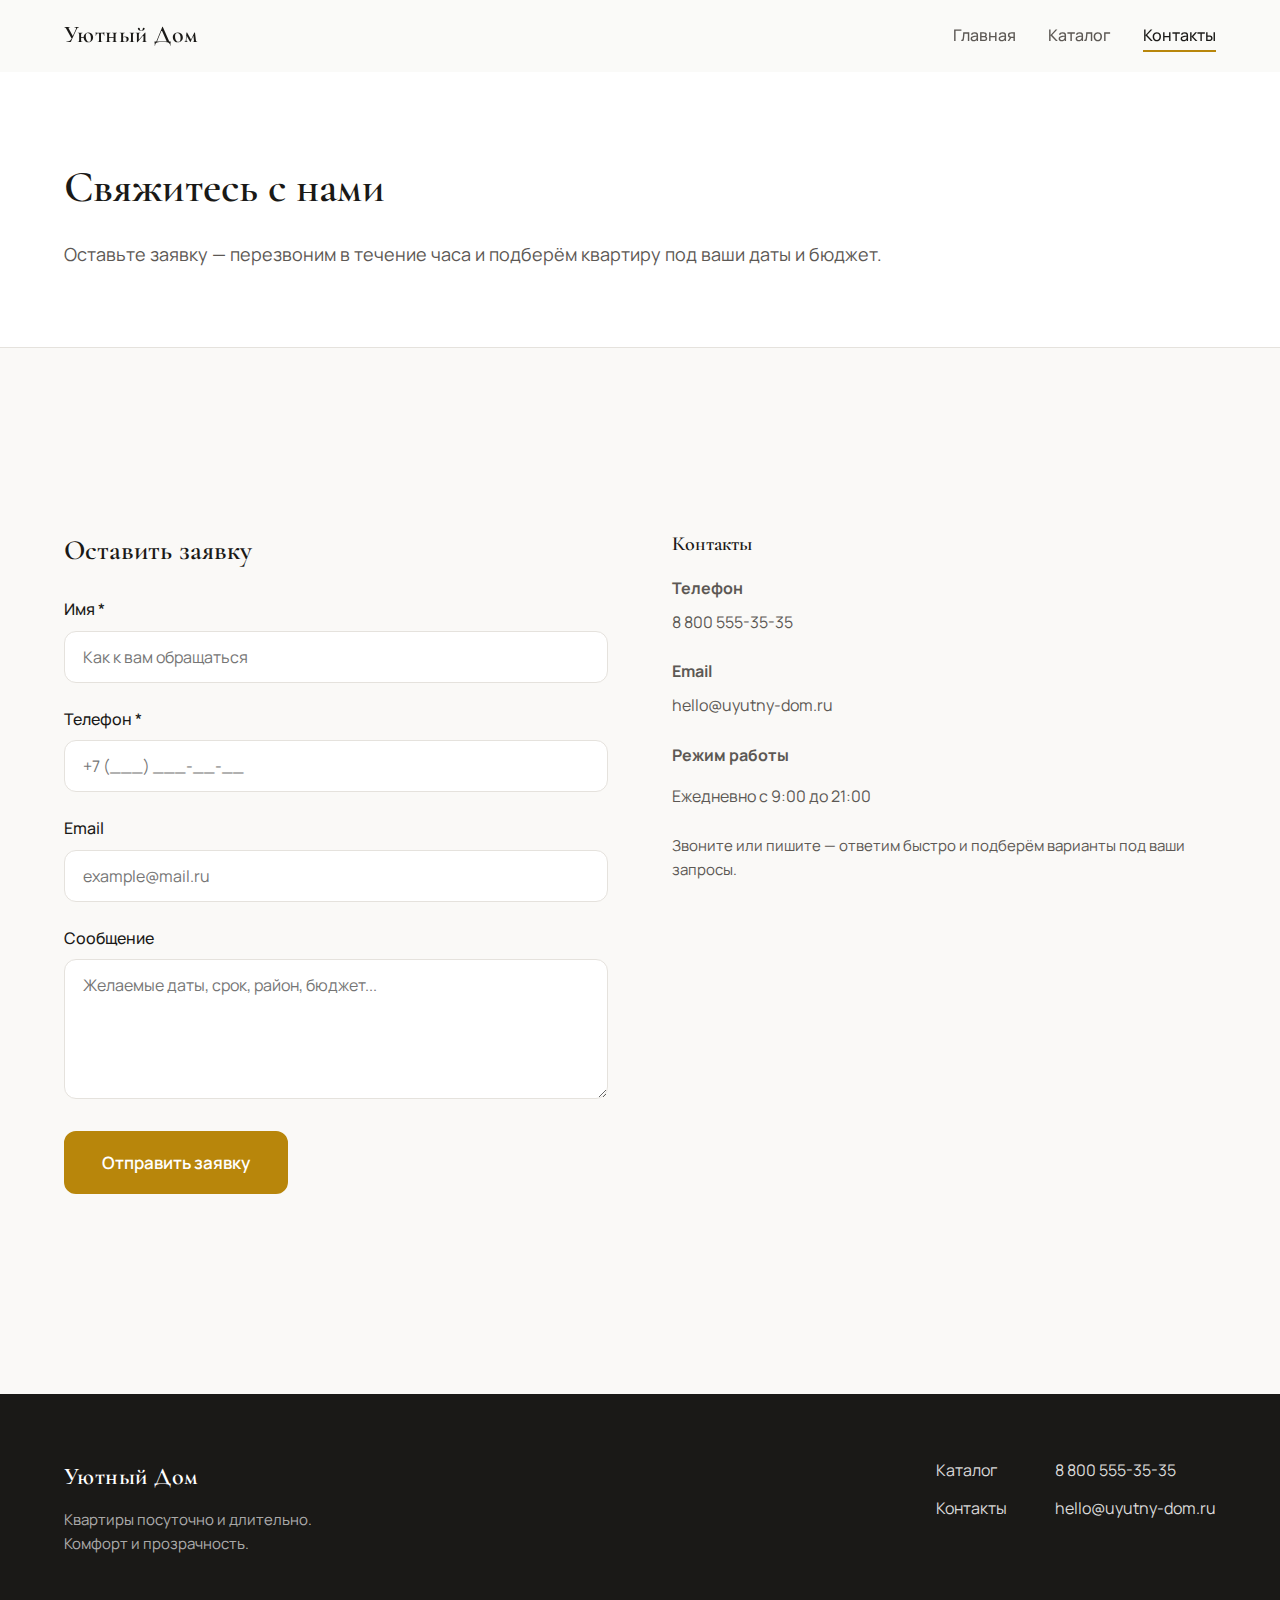
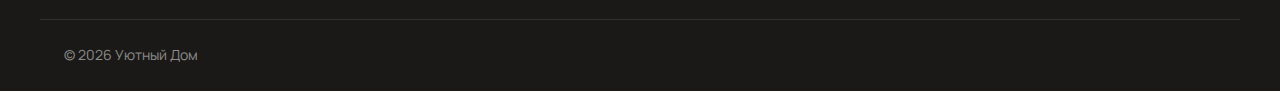
<file: contact.html>
<!DOCTYPE html>
<html lang="ru">
<head>
  <meta charset="UTF-8">
  <meta name="viewport" content="width=device-width, initial-scale=1.0">
  <title>Контакты — Уютный Дом</title>
  <link rel="preconnect" href="https://fonts.googleapis.com">
  <link rel="preconnect" href="https://fonts.gstatic.com" crossorigin>
  <link href="https://fonts.googleapis.com/css2?family=Cormorant+Garamond:ital,wght@0,400;0,600;1,400&family=Manrope:wght@400;500;600;700&display=swap" rel="stylesheet">
  <link rel="stylesheet" href="css/style.css">
</head>
<body>
  <header class="header">
    <div class="container header-inner">
      <a href="index.html" class="logo">Уютный Дом</a>
      <nav class="nav">
        <a href="index.html" class="nav-link">Главная</a>
        <a href="catalog.html" class="nav-link">Каталог</a>
        <a href="contact.html" class="nav-link active">Контакты</a>
      </nav>
      <button class="burger" aria-label="Меню">
        <span></span><span></span><span></span>
      </button>
    </div>
  </header>

  <main>
    <section class="contact-hero">
      <div class="container">
        <h1 class="page-title animate-on-scroll">Свяжитесь с нами</h1>
        <p class="page-subtitle animate-on-scroll">Оставьте заявку — перезвоним в течение часа и подберём квартиру под ваши даты и бюджет.</p>
      </div>
    </section>

    <section class="section">
      <div class="container">
        <div class="contact-grid">
          <div class="contact-form-wrapper animate-on-scroll">
            <h2>Оставить заявку</h2>
            <form class="contact-form" id="contact-form">
              <div class="form-group">
                <label for="name">Имя *</label>
                <input type="text" id="name" name="name" required placeholder="Как к вам обращаться">
              </div>
              <div class="form-group">
                <label for="phone">Телефон *</label>
                <input type="tel" id="phone" name="phone" required placeholder="+7 (___) ___-__-__">
              </div>
              <div class="form-group">
                <label for="email">Email</label>
                <input type="email" id="email" name="email" placeholder="example@mail.ru">
              </div>
              <div class="form-group">
                <label for="message">Сообщение</label>
                <textarea id="message" name="message" placeholder="Желаемые даты, срок, район, бюджет..."></textarea>
              </div>
              <button type="submit" class="btn btn-primary btn-lg">Отправить заявку</button>
            </form>
          </div>
          <div class="contact-info animate-on-scroll">
            <h3>Контакты</h3>
            <p><strong>Телефон</strong></p>
            <a href="tel:88005553535">8 800 555-35-35</a>
            <p style="margin-top: 24px;"><strong>Email</strong></p>
            <a href="mailto:hello@uyutny-dom.ru">hello@uyutny-dom.ru</a>
            <p style="margin-top: 24px;"><strong>Режим работы</strong></p>
            <p>Ежедневно с 9:00 до 21:00</p>
            <p style="margin-top: 24px; color: var(--color-text-muted); font-size: 0.9375rem;">Звоните или пишите — ответим быстро и подберём варианты под ваши запросы.</p>
          </div>
        </div>
      </div>
    </section>
  </main>

  <footer class="footer">
    <div class="container footer-inner">
      <div class="footer-brand">
        <a href="index.html" class="logo">Уютный Дом</a>
        <p>Квартиры посуточно и длительно. Комфорт и прозрачность.</p>
      </div>
      <div class="footer-links">
        <a href="catalog.html">Каталог</a>
        <a href="contact.html">Контакты</a>
      </div>
      <div class="footer-contact">
        <a href="tel:88005553535">8 800 555-35-35</a>
        <a href="mailto:hello@uyutny-dom.ru">hello@uyutny-dom.ru</a>
      </div>
    </div>
    <div class="footer-bottom">
      <div class="container">© 2026 Уютный Дом</div>
    </div>
  </footer>

  <script src="js/telegram-config.js"></script>
  <script src="js/telegram.js"></script>
  <script src="js/main.js"></script>
  <script>
    document.getElementById('contact-form').addEventListener('submit', function(e) {
      e.preventDefault();
      var form = this;
      var btn = form.querySelector('button[type="submit"]');
      var name = form.querySelector('[name="name"]').value.trim();
      var phone = form.querySelector('[name="phone"]').value.trim();
      var email = form.querySelector('[name="email"]').value.trim();
      var message = form.querySelector('[name="message"]').value.trim();
      var payload = { name: name, phone: phone, source: 'Страница контактов' };
      if (email) payload.email = email;
      if (message) payload.message = message;
      if (typeof window.sendToTelegram === 'function') {
        window.sendToTelegram(payload, function() {
          btn.textContent = 'Отправлено!';
          btn.disabled = true;
          form.reset();
          setTimeout(function() {
            btn.textContent = 'Отправить заявку';
            btn.disabled = false;
          }, 3000);
        }, function(err) {
          alert('Не удалось отправить заявку.\n\n' + (err || '') + '\n\nПозвоните нам: 8 800 555-35-35');
        });
      } else {
        btn.textContent = 'Отправлено!';
        btn.disabled = true;
        form.reset();
        setTimeout(function() {
          btn.textContent = 'Отправить заявку';
          btn.disabled = false;
        }, 3000);
        console.log('Для получения заявок в Telegram запустите: npm start и укажите BOT_TOKEN, CHAT_ID в .env');
      }
    });
  </script>
</body>
</html>
</file>
<file: css/style.css>
/* ===== Variables ===== */
:root {
  --color-bg: #faf9f7;
  --color-bg-alt: #f0ede8;
  --color-surface: #ffffff;
  --color-text: #1a1917;
  --color-text-muted: #5c5854;
  --color-accent: #b8860b;
  --color-accent-hover: #9a7209;
  --color-dark: #1a1917;
  --color-border: #e5e2dd;
  --font-heading: 'Cormorant Garamond', Georgia, serif;
  --font-body: 'Manrope', system-ui, sans-serif;
  --radius: 12px;
  --radius-lg: 20px;
  --shadow: 0 4px 24px rgba(26, 25, 23, 0.06);
  --shadow-hover: 0 12px 40px rgba(26, 25, 23, 0.1);
  --transition: 0.35s cubic-bezier(0.4, 0, 0.2, 1);
  --header-height: 72px;
}

/* ===== Reset & Base ===== */
*, *::before, *::after { box-sizing: border-box; }
html { scroll-behavior: smooth; }
body {
  margin: 0;
  font-family: var(--font-body);
  font-size: 16px;
  line-height: 1.6;
  color: var(--color-text);
  background: var(--color-bg);
  overflow-x: hidden;
}
img { max-width: 100%; height: auto; display: block; }
a { color: inherit; text-decoration: none; }
ul, ol { list-style: none; margin: 0; padding: 0; }
h1, h2, h3, h4 { font-family: var(--font-heading); font-weight: 600; margin: 0; }

/* ===== Layout ===== */
.container {
  width: 100%;
  max-width: 1200px;
  margin: 0 auto;
  padding: 0 24px;
}

/* ===== Header ===== */
.header {
  position: fixed;
  top: 0;
  left: 0;
  right: 0;
  z-index: 100;
  height: var(--header-height);
  background: rgba(250, 249, 247, 0.9);
  backdrop-filter: blur(12px);
  border-bottom: 1px solid transparent;
  transition: background var(--transition), border-color var(--transition), box-shadow var(--transition);
}
.header.scrolled {
  border-color: var(--color-border);
  box-shadow: var(--shadow);
}
.header-inner {
  display: flex;
  align-items: center;
  justify-content: space-between;
  height: 100%;
}
.logo {
  font-family: var(--font-heading);
  font-size: 1.5rem;
  font-weight: 600;
  letter-spacing: 0.02em;
  color: var(--color-dark);
}
.nav {
  display: flex;
  gap: 32px;
}
.nav-link {
  font-weight: 500;
  color: var(--color-text-muted);
  transition: color var(--transition);
  position: relative;
}
.nav-link::after {
  content: '';
  position: absolute;
  bottom: -4px;
  left: 0;
  width: 0;
  height: 2px;
  background: var(--color-accent);
  transition: width var(--transition);
}
.nav-link:hover,
.nav-link.active {
  color: var(--color-text);
}
.nav-link:hover::after,
.nav-link.active::after { width: 100%; }
.burger {
  display: none;
  flex-direction: column;
  gap: 6px;
  background: none;
  border: none;
  cursor: pointer;
  padding: 8px;
}
.burger span {
  width: 24px;
  height: 2px;
  background: var(--color-text);
  transition: transform var(--transition), opacity var(--transition);
}
.burger.open span:nth-child(1) { transform: translateY(8px) rotate(45deg); }
.burger.open span:nth-child(2) { opacity: 0; }
.burger.open span:nth-child(3) { transform: translateY(-8px) rotate(-45deg); }

/* ===== Hero ===== */
.hero {
  position: relative;
  min-height: 100vh;
  display: flex;
  align-items: center;
  padding: calc(var(--header-height) + 48px) 0 80px;
  overflow: hidden;
}
.hero-bg {
  position: absolute;
  inset: 0;
  z-index: 0;
}
.hero-gradient {
  position: absolute;
  inset: 0;
  background: linear-gradient(135deg, rgba(184, 134, 11, 0.06) 0%, transparent 50%, rgba(26, 25, 23, 0.03) 100%);
}
.hero-pattern {
  position: absolute;
  inset: 0;
  background-image: radial-gradient(circle at 1px 1px, var(--color-border) 1px, transparent 0);
  background-size: 40px 40px;
  opacity: 0.5;
}
.hero-content {
  position: relative;
  z-index: 1;
  max-width: 640px;
}
.hero-label {
  font-size: 0.875rem;
  text-transform: uppercase;
  letter-spacing: 0.15em;
  color: var(--color-accent);
  margin-bottom: 16px;
  font-weight: 600;
}
.hero-title {
  font-size: clamp(2.5rem, 5vw, 4rem);
  line-height: 1.15;
  margin-bottom: 24px;
  letter-spacing: -0.02em;
}
.hero-text {
  font-size: 1.125rem;
  color: var(--color-text-muted);
  margin-bottom: 40px;
  max-width: 480px;
}
.hero-actions {
  display: flex;
  flex-wrap: wrap;
  gap: 16px;
}
.hero-scroll {
  position: absolute;
  bottom: 32px;
  left: 50%;
  transform: translateX(-50%);
  display: flex;
  flex-direction: column;
  align-items: center;
  gap: 8px;
  color: var(--color-text-muted);
  font-size: 0.75rem;
  letter-spacing: 0.1em;
  text-transform: uppercase;
}
.scroll-line {
  width: 1px;
  height: 48px;
  background: linear-gradient(to bottom, var(--color-accent), transparent);
  border-radius: 2px;
  animation: scrollPulse 2s ease-in-out infinite;
}

@keyframes scrollPulse {
  0%, 100% { opacity: 0.3; transform: scaleY(0.8); }
  50% { opacity: 1; transform: scaleY(1); }
}

/* ===== Buttons ===== */
.btn {
  display: inline-flex;
  align-items: center;
  justify-content: center;
  padding: 14px 28px;
  font-family: var(--font-body);
  font-size: 1rem;
  font-weight: 600;
  border-radius: var(--radius);
  border: 2px solid transparent;
  cursor: pointer;
  transition: transform var(--transition), background var(--transition), color var(--transition), border-color var(--transition), box-shadow var(--transition);
}
.btn:hover {
  transform: translateY(-2px);
  box-shadow: var(--shadow-hover);
}
.btn-primary {
  background: var(--color-accent);
  color: #fff;
  border-color: var(--color-accent);
}
.btn-primary:hover {
  background: var(--color-accent-hover);
  border-color: var(--color-accent-hover);
}
.btn-outline {
  background: transparent;
  color: var(--color-text);
  border-color: var(--color-border);
}
.btn-outline:hover {
  border-color: var(--color-accent);
  color: var(--color-accent);
}
.btn-lg { padding: 18px 36px; font-size: 1.0625rem; }

/* ===== Sections ===== */
.section {
  padding: 100px 0;
}
.section-title {
  font-size: clamp(2rem, 4vw, 2.75rem);
  margin-bottom: 48px;
  letter-spacing: -0.02em;
}
.section-title.light { color: #fff; }
.section-head {
  display: flex;
  justify-content: space-between;
  align-items: flex-end;
  margin-bottom: 48px;
  flex-wrap: wrap;
  gap: 16px;
}
.section-head .section-title { margin-bottom: 0; }
.link-arrow {
  font-weight: 600;
  color: var(--color-accent);
  display: inline-flex;
  align-items: center;
  gap: 8px;
  transition: gap var(--transition), color var(--transition);
}
.link-arrow::after {
  content: '→';
}
.link-arrow:hover { gap: 12px; color: var(--color-accent-hover); }

/* ===== Advantages ===== */
.advantages { background: var(--color-surface); }
.advantages-grid {
  display: grid;
  grid-template-columns: repeat(auto-fit, minmax(280px, 1fr));
  gap: 32px;
}
.advantage-card {
  padding: 32px;
  background: var(--color-bg);
  border-radius: var(--radius-lg);
  border: 1px solid var(--color-border);
  transition: transform var(--transition), box-shadow var(--transition), border-color var(--transition);
}
.advantage-card:hover {
  transform: translateY(-4px);
  box-shadow: var(--shadow-hover);
  border-color: rgba(184, 134, 11, 0.2);
}
.advantage-icon {
  width: 56px;
  height: 56px;
  margin-bottom: 20px;
  color: var(--color-accent);
}
.advantage-icon svg { width: 100%; height: 100%; }
.advantage-card h3 {
  font-size: 1.25rem;
  margin-bottom: 12px;
}
.advantage-card p {
  color: var(--color-text-muted);
  margin: 0;
  font-size: 0.9375rem;
}

/* ===== Cards (apartments) ===== */
.featured { background: var(--color-bg); }
.cards-grid {
  display: grid;
  grid-template-columns: repeat(auto-fill, minmax(320px, 1fr));
  gap: 32px;
}
.card {
  background: var(--color-surface);
  border-radius: var(--radius-lg);
  overflow: hidden;
  border: 1px solid var(--color-border);
  transition: transform var(--transition), box-shadow var(--transition), border-color var(--transition);
  display: block;
  color: inherit;
}
.card:hover {
  transform: translateY(-8px);
  box-shadow: var(--shadow-hover);
  border-color: rgba(184, 134, 11, 0.25);
}
.card-image {
  position: relative;
  aspect-ratio: 3/2;
  overflow: hidden;
}
.card-image img {
  width: 100%;
  height: 100%;
  object-fit: cover;
  transition: transform 0.6s cubic-bezier(0.4, 0, 0.2, 1);
}
.card:hover .card-image img { transform: scale(1.06); }
.card-badge {
  position: absolute;
  top: 16px;
  left: 16px;
  padding: 6px 12px;
  font-size: 0.75rem;
  font-weight: 600;
  text-transform: uppercase;
  letter-spacing: 0.05em;
  background: var(--color-accent);
  color: #fff;
  border-radius: 6px;
}
.card-badge-long { background: var(--color-dark); }
.card-body { padding: 24px; }
.card-body h3 {
  font-size: 1.25rem;
  margin-bottom: 8px;
  line-height: 1.3;
}
.card-meta {
  font-size: 0.875rem;
  color: var(--color-text-muted);
  margin-bottom: 12px;
}
.card-price {
  font-weight: 700;
  font-size: 1.125rem;
  color: var(--color-accent);
}
.card-price span { font-weight: 500; color: var(--color-text-muted); font-size: 0.875rem; }

/* ===== CTA ===== */
.cta {
  position: relative;
  padding: 120px 0;
  overflow: hidden;
}
.cta-bg {
  position: absolute;
  inset: 0;
  background: linear-gradient(135deg, var(--color-dark) 0%, #2d2a26 100%);
  z-index: 0;
}
.cta-bg::after {
  content: '';
  position: absolute;
  inset: 0;
  background: url("data:image/svg+xml,%3Csvg width='60' height='60' viewBox='0 0 60 60' xmlns='http://www.w3.org/2000/svg'%3E%3Cg fill='none' fill-rule='evenodd'%3E%3Cg fill='%23ffffff' fill-opacity='0.03'%3E%3Cpath d='M36 34v-4h-2v4h-4v2h4v4h2v-4h4v-2h-4zm0-30V0h-2v4h-4v2h4v4h2V6h4V4h-4zM6 34v-4H4v4H0v2h4v4h2v-4h4v-2H6zM6 4V0H4v4H0v2h4v4h2V6h4V4H6z'/%3E%3C/g%3E%3C/g%3E%3C/svg%3E");
  opacity: 0.5;
}
.cta-inner {
  position: relative;
  z-index: 1;
  text-align: center;
  max-width: 560px;
  margin: 0 auto;
}
.cta-text {
  color: rgba(255, 255, 255, 0.8);
  font-size: 1.125rem;
  margin-bottom: 32px;
}

/* ===== Footer ===== */
.footer {
  background: var(--color-dark);
  color: rgba(255, 255, 255, 0.85);
  padding-top: 64px;
}
.footer-inner {
  display: grid;
  grid-template-columns: 1fr auto auto;
  gap: 48px;
  padding-bottom: 48px;
  border-bottom: 1px solid rgba(255, 255, 255, 0.1);
}
.footer .logo { color: #fff; }
.footer-brand p {
  margin-top: 12px;
  font-size: 0.9375rem;
  color: rgba(255, 255, 255, 0.65);
  max-width: 280px;
}
.footer-links, .footer-contact {
  display: flex;
  flex-direction: column;
  gap: 12px;
}
.footer-links a, .footer-contact a {
  color: rgba(255, 255, 255, 0.85);
  transition: color var(--transition);
}
.footer-links a:hover, .footer-contact a:hover { color: var(--color-accent); }
.footer-bottom {
  padding: 24px 0;
  font-size: 0.875rem;
  color: rgba(255, 255, 255, 0.5);
}

/* ===== Animations ===== */
.animate-in {
  opacity: 0;
  transform: translateY(24px);
  animation: fadeInUp 0.8s cubic-bezier(0.4, 0, 0.2, 1) forwards;
}
.animate-in:nth-child(1) { animation-delay: 0.1s; }
.animate-in:nth-child(2) { animation-delay: 0.2s; }
.animate-in:nth-child(3) { animation-delay: 0.3s; }
.animate-in:nth-child(4) { animation-delay: 0.4s; }
.animate-in:nth-child(5) { animation-delay: 0.5s; }
.animate-in:nth-child(6) { animation-delay: 0.6s; }
.animate-in:nth-child(7) { animation-delay: 0.7s; }
.animate-in:nth-child(8) { animation-delay: 0.8s; }
.animate-in:nth-child(9) { animation-delay: 0.9s; }
.animate-in:nth-child(10) { animation-delay: 1s; }
.animate-in:nth-child(11) { animation-delay: 1.1s; }

@keyframes fadeInUp {
  to {
    opacity: 1;
    transform: translateY(0);
  }
}

.animate-on-scroll {
  opacity: 0;
  transform: translateY(32px);
  transition: opacity 0.7s cubic-bezier(0.4, 0, 0.2, 1), transform 0.7s cubic-bezier(0.4, 0, 0.2, 1);
}
.animate-on-scroll.visible {
  opacity: 1;
  transform: translateY(0);
}
.cards-grid .card.animate-on-scroll { transition-delay: 0s; }
.cards-grid .card.animate-on-scroll.visible:nth-child(1) { transition-delay: 0.05s; }
.cards-grid .card.animate-on-scroll.visible:nth-child(2) { transition-delay: 0.1s; }
.cards-grid .card.animate-on-scroll.visible:nth-child(3) { transition-delay: 0.15s; }
.cards-grid .card.animate-on-scroll.visible:nth-child(4) { transition-delay: 0.2s; }
.cards-grid .card.animate-on-scroll.visible:nth-child(5) { transition-delay: 0.25s; }
.cards-grid .card.animate-on-scroll.visible:nth-child(6) { transition-delay: 0.3s; }
.cards-grid .card.animate-on-scroll.visible:nth-child(7) { transition-delay: 0.35s; }
.cards-grid .card.animate-on-scroll.visible:nth-child(8) { transition-delay: 0.4s; }
.cards-grid .card.animate-on-scroll.visible:nth-child(9) { transition-delay: 0.45s; }

/* ===== Catalog page ===== */
.page-header {
  padding: calc(var(--header-height) + 80px) 0 60px;
  background: var(--color-surface);
  border-bottom: 1px solid var(--color-border);
}
.page-title {
  font-size: clamp(2rem, 4vw, 2.75rem);
  margin-bottom: 12px;
}
.page-subtitle {
  color: var(--color-text-muted);
  font-size: 1.125rem;
}
.filters {
  display: flex;
  flex-wrap: wrap;
  gap: 12px;
  margin-bottom: 48px;
  align-items: center;
}
.filter-label {
  font-weight: 600;
  color: var(--color-text-muted);
  margin-right: 8px;
}
.filter-group {
  display: flex;
  flex-wrap: wrap;
  gap: 8px;
  align-items: center;
}
.filter-group .filter-btn { margin: 0; }
.filter-btn {
  padding: 10px 20px;
  font-family: var(--font-body);
  font-size: 0.9375rem;
  font-weight: 500;
  border-radius: var(--radius);
  border: 1px solid var(--color-border);
  background: var(--color-surface);
  color: var(--color-text);
  cursor: pointer;
  transition: border-color var(--transition), background var(--transition), color var(--transition);
}
.filter-btn:hover,
.filter-btn.active {
  border-color: var(--color-accent);
  background: rgba(184, 134, 11, 0.08);
  color: var(--color-accent);
}
.catalog-section { padding: 60px 0 100px; }

/* ===== Modal ===== */
.modal-overlay {
  position: fixed;
  inset: 0;
  z-index: 200;
  background: rgba(26, 25, 23, 0.5);
  backdrop-filter: blur(4px);
  display: flex;
  align-items: center;
  justify-content: center;
  padding: 24px;
  opacity: 0;
  visibility: hidden;
  transition: opacity var(--transition), visibility var(--transition);
}
.modal-overlay.open {
  opacity: 1;
  visibility: visible;
}
.modal {
  background: var(--color-surface);
  border-radius: var(--radius-lg);
  padding: 32px;
  max-width: 420px;
  width: 100%;
  box-shadow: var(--shadow-hover);
  transform: scale(0.95);
  transition: transform var(--transition);
}
.modal-overlay.open .modal { transform: scale(1); }
.modal-title {
  font-size: 1.5rem;
  margin-bottom: 24px;
}
.modal-close {
  position: absolute;
  top: 16px;
  right: 16px;
  width: 36px;
  height: 36px;
  border: none;
  background: var(--color-bg);
  border-radius: 50%;
  cursor: pointer;
  display: flex;
  align-items: center;
  justify-content: center;
  color: var(--color-text-muted);
  transition: background var(--transition), color var(--transition);
}
.modal-close:hover { background: var(--color-border); color: var(--color-text); }
.modal-close svg { width: 18px; height: 18px; }
.modal .form-group { margin-bottom: 20px; }
.modal .form-select {
  width: 100%;
  padding: 12px 16px;
  font-family: var(--font-body);
  font-size: 1rem;
  border: 1px solid var(--color-border);
  border-radius: var(--radius);
  background: var(--color-surface);
  cursor: pointer;
  transition: border-color var(--transition);
}
.modal .form-select:focus {
  outline: none;
  border-color: var(--color-accent);
}
.modal .btn { width: 100%; margin-top: 8px; }
.card-actions {
  display: flex;
  gap: 10px;
  margin-top: 16px;
  flex-wrap: wrap;
}
.card-actions .btn { flex: 1; min-width: 120px; }
.card-actions .btn-outline { flex: 0 0 auto; }
.card-wrapper {
  background: var(--color-surface);
  border-radius: var(--radius-lg);
  overflow: hidden;
  border: 1px solid var(--color-border);
  transition: transform var(--transition), box-shadow var(--transition), border-color var(--transition);
  display: block;
  color: inherit;
}
.card-wrapper:hover {
  transform: translateY(-8px);
  box-shadow: var(--shadow-hover);
  border-color: rgba(184, 134, 11, 0.25);
}
.card-wrapper .card-image { position: relative; aspect-ratio: 3/2; overflow: hidden; }
.card-wrapper .card-image img { width: 100%; height: 100%; object-fit: cover; transition: transform 0.6s cubic-bezier(0.4, 0, 0.2, 1); }
.card-wrapper:hover .card-image img { transform: scale(1.06); }
.card-wrapper .card-body { padding: 24px; }
.card-wrapper .card-body h3 { font-size: 1.25rem; margin-bottom: 8px; line-height: 1.3; }
.card-wrapper .card-body .card-meta { font-size: 0.875rem; color: var(--color-text-muted); margin-bottom: 12px; }
.card-wrapper .card-body .card-price { font-weight: 700; font-size: 1.125rem; color: var(--color-accent); }
.card-wrapper .card-body .card-price span { font-weight: 500; color: var(--color-text-muted); font-size: 0.875rem; }
.card-wrapper a.card-link { display: block; color: inherit; }
.card-wrapper a.card-link:hover { color: var(--color-accent); }
.modal { position: relative; }

/* ===== Apartment detail page ===== */
.apartment-hero {
  padding: calc(var(--header-height) + 48px) 0 48px;
  background: var(--color-bg);
}
.apartment-gallery {
  position: relative;
  border-radius: var(--radius-lg);
  overflow: hidden;
  margin-bottom: 48px;
  aspect-ratio: 16/9;
  max-height: 520px;
}
.apartment-gallery img {
  width: 100%;
  height: 100%;
  object-fit: cover;
}
.apartment-content {
  display: grid;
  grid-template-columns: 1fr 360px;
  gap: 48px;
  align-items: start;
}
.apartment-main h1 {
  font-size: clamp(1.75rem, 3vw, 2.25rem);
  margin-bottom: 16px;
}
.apartment-meta {
  color: var(--color-text-muted);
  margin-bottom: 24px;
  font-size: 1rem;
}
.apartment-description {
  color: var(--color-text);
  line-height: 1.75;
  margin-bottom: 32px;
}
.apartment-sidebar {
  position: sticky;
  top: calc(var(--header-height) + 24px);
  background: var(--color-surface);
  border: 1px solid var(--color-border);
  border-radius: var(--radius-lg);
  padding: 28px;
  box-shadow: var(--shadow);
}
.apartment-price {
  font-size: 1.75rem;
  font-weight: 700;
  color: var(--color-accent);
  margin-bottom: 8px;
}
.apartment-price span { font-size: 1rem; font-weight: 500; color: var(--color-text-muted); }
.apartment-sidebar .btn { width: 100%; margin-top: 20px; }
.amenities {
  display: flex;
  flex-wrap: wrap;
  gap: 12px;
  margin-top: 24px;
}
.amenity {
  padding: 8px 14px;
  background: var(--color-bg);
  border-radius: 8px;
  font-size: 0.875rem;
  color: var(--color-text-muted);
}

/* ===== Contact page ===== */
.contact-hero {
  padding: calc(var(--header-height) + 80px) 0 60px;
  background: var(--color-surface);
  border-bottom: 1px solid var(--color-border);
}
.contact-grid {
  display: grid;
  grid-template-columns: 1fr 1fr;
  gap: 64px;
  padding: 80px 0 100px;
  align-items: start;
}
.contact-form-wrapper h2 {
  font-size: 1.75rem;
  margin-bottom: 24px;
}
.form-group {
  margin-bottom: 24px;
}
.form-group label {
  display: block;
  font-weight: 500;
  margin-bottom: 8px;
  color: var(--color-text);
}
.form-group input,
.form-group textarea {
  width: 100%;
  padding: 14px 18px;
  font-family: var(--font-body);
  font-size: 1rem;
  border: 1px solid var(--color-border);
  border-radius: var(--radius);
  background: var(--color-surface);
  transition: border-color var(--transition), box-shadow var(--transition);
}
.form-group input:focus,
.form-group textarea:focus {
  outline: none;
  border-color: var(--color-accent);
  box-shadow: 0 0 0 3px rgba(184, 134, 11, 0.15);
}
.form-group textarea {
  min-height: 140px;
  resize: vertical;
}
.contact-info h3 {
  font-size: 1.25rem;
  margin-bottom: 16px;
}
.contact-info p,
.contact-info a {
  color: var(--color-text-muted);
  margin-bottom: 8px;
  display: block;
}
.contact-info a:hover { color: var(--color-accent); }

/* ===== Responsive ===== */
@media (max-width: 900px) {
  .nav { display: none; }
  .burger { display: flex; }
  .nav.open {
    display: flex;
    position: fixed;
    top: var(--header-height);
    left: 0;
    right: 0;
    bottom: 0;
    background: var(--color-bg);
    flex-direction: column;
    justify-content: center;
    gap: 24px;
    font-size: 1.25rem;
  }
  .apartment-content {
    grid-template-columns: 1fr;
  }
  .apartment-sidebar { position: static; }
  .contact-grid {
    grid-template-columns: 1fr;
  }
  .footer-inner {
    grid-template-columns: 1fr;
    text-align: center;
  }
  .footer-brand p { max-width: none; }
  .footer-links, .footer-contact { align-items: center; }
}

@media (max-width: 600px) {
  .section { padding: 60px 0; }
  .hero-actions { flex-direction: column; }
  .hero-actions .btn { width: 100%; }
  .cards-grid {
    grid-template-columns: 1fr;
  }
  .filters { flex-direction: column; align-items: stretch; }
}
</file>
